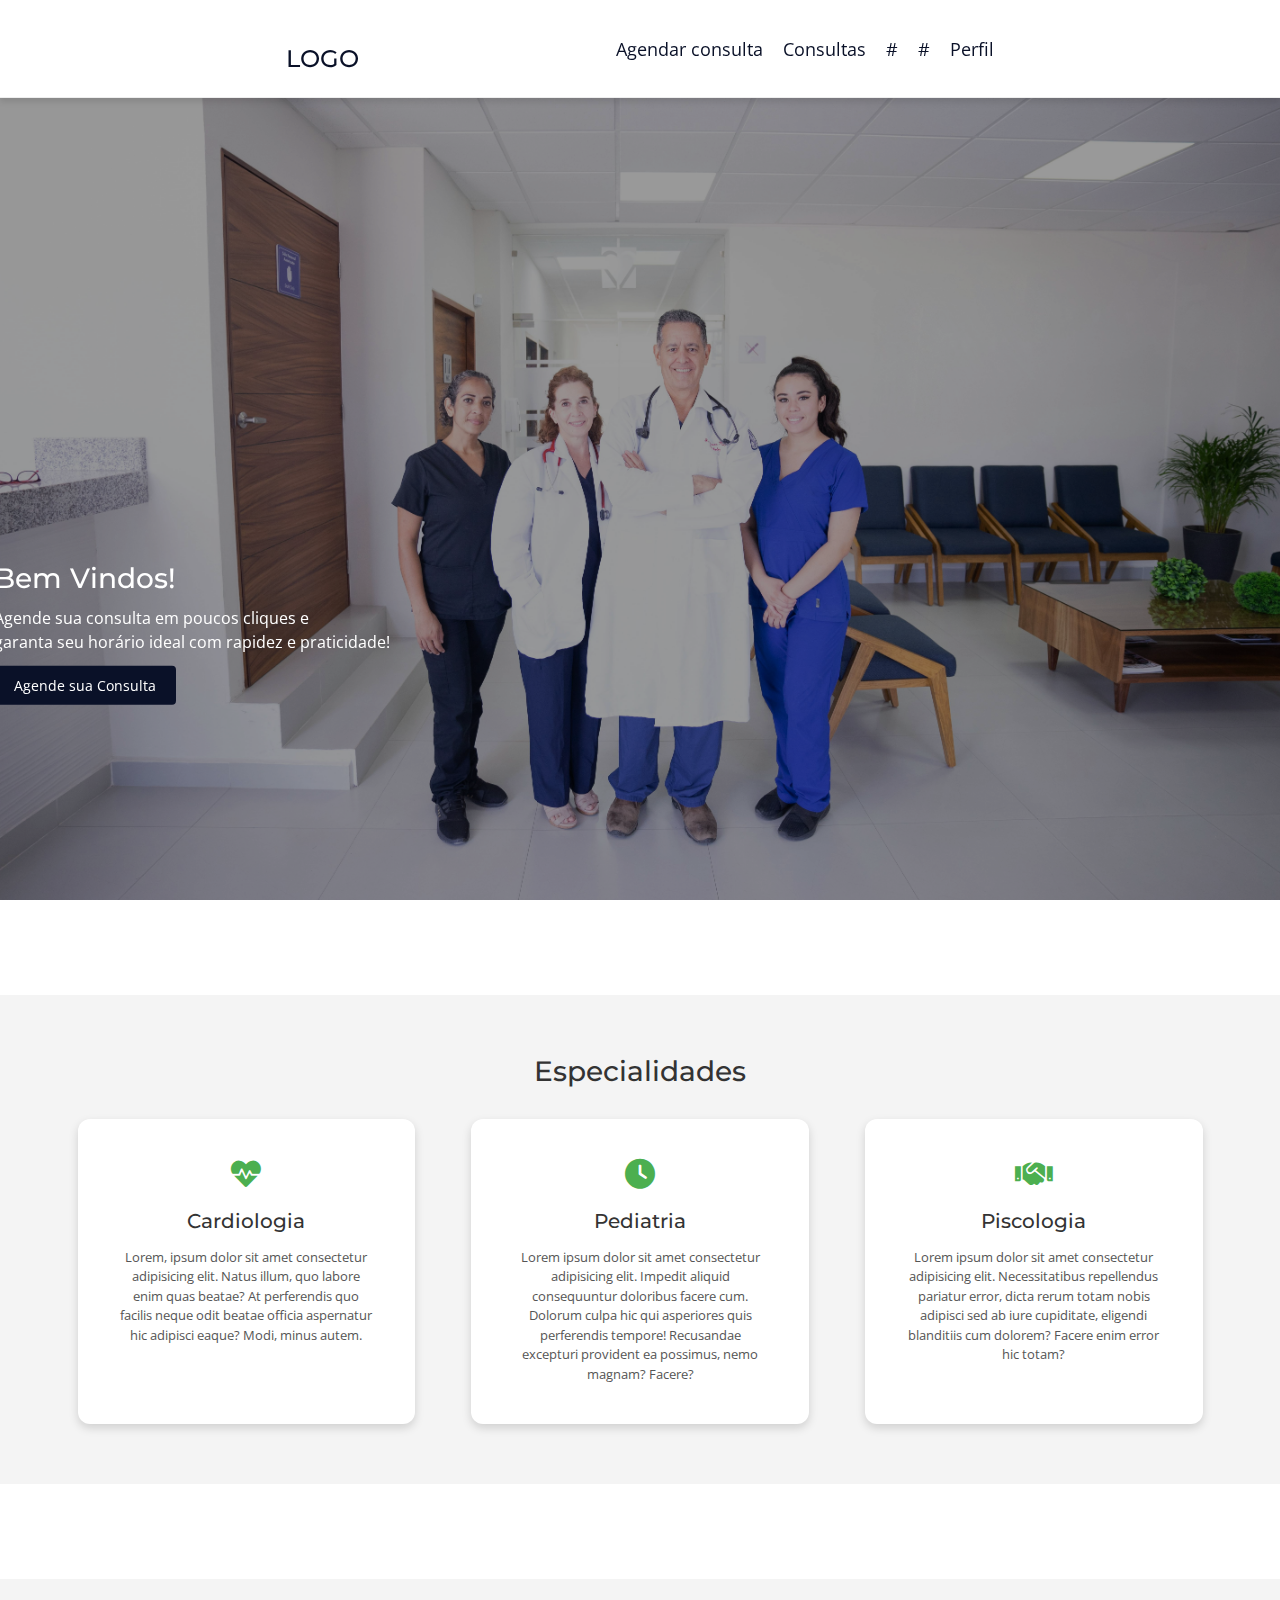
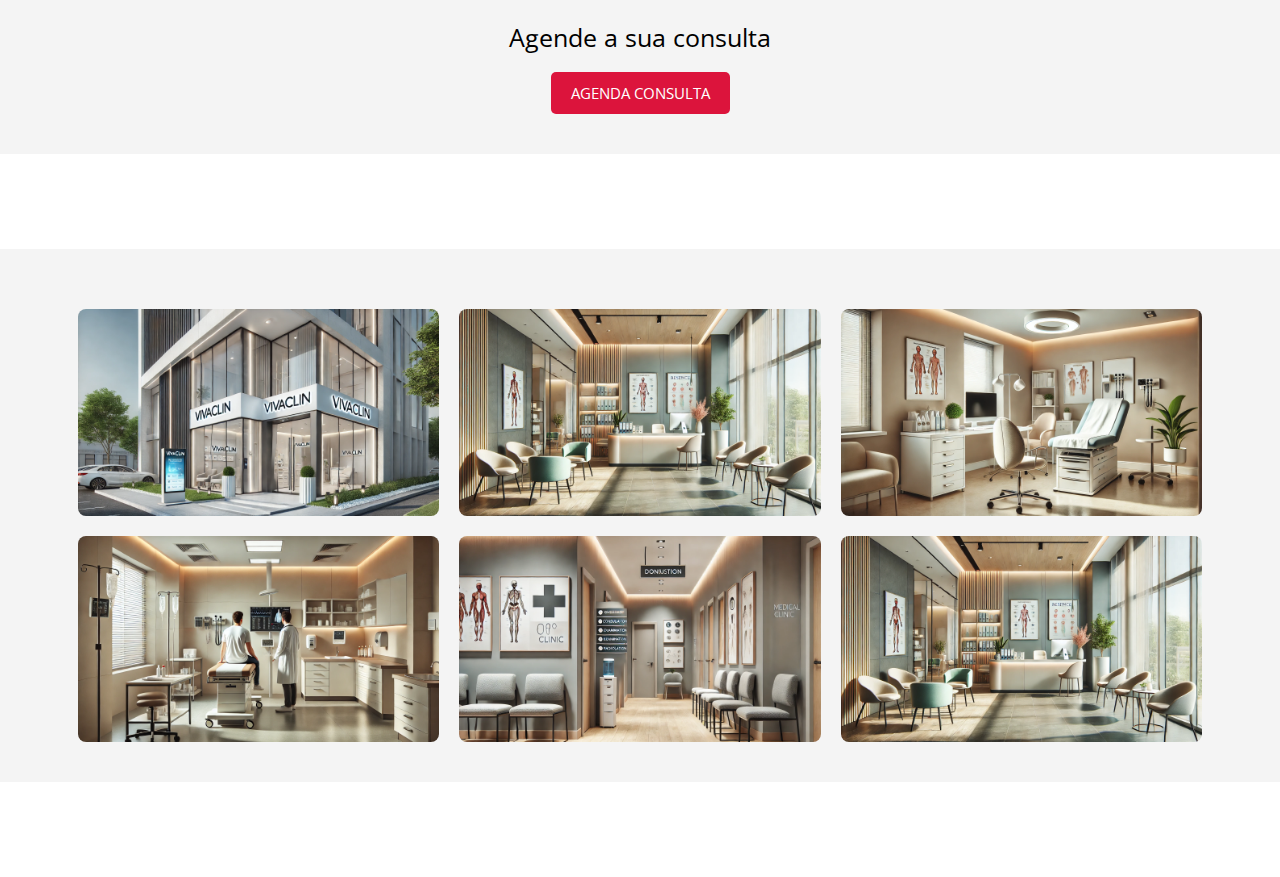
<file: html/index.html>
<!DOCTYPE html>
<html lang="pt-br">

<head>
  <meta charset="UTF-8">
  <meta http-equiv="X-UA-Compatible" content="IE=edge">
  <meta name="viewport" content="width=device-width, initial-scale=1.0">

  <link rel="preconnect" href="https://fonts.gstatic.com">
  <link
    href="https://fonts.googleapis.com/css2?family=Montserrat:wght@900&family=Open+Sans:ital,wght@0,400;0,700;1,400&display=swap"
    rel="stylesheet">

  <link rel="stylesheet" href="https://cdnjs.cloudflare.com/ajax/libs/font-awesome/6.0.0-beta3/css/all.min.css">

  <link href="https://cdn.jsdelivr.net/npm/bootstrap@5.3.3/dist/css/bootstrap.min.css" rel="stylesheet"
    integrity="sha384-QWTKZyjpPEjISv5WaRU9OFeRpok6YctnYmDr5pNlyT2bRjXh0JMhjY6hW+ALEwIH" crossorigin="anonymous">

  <link rel="stylesheet" href="../src/css/style.css">
  <link rel="stylesheet" href="../src/css/responsividade.css">
  <script src="../src/Js/app.js"></script>

  <title>VivaClin</title>
</head>

<body class="main-bg">
  <aside class="menu white-bg">
    <div class="main-content menu-content">
      <h1>
        <a href="#">LOGO</a>
      </h1>
      <div class="menu-toggle" onclick="toggleMenu()">&#9776;</div>
      <nav class="menu-nav">
        <ul>
          <li><a href="#">Agendar consulta</a></li>
          <li><a href="#">Consultas</a></li>
          <li><a href="#">#</a></li>
          <li><a href="#">#</a></li>
          <!-- Menu Dropdown Perfil -->
          <li class="dropdown">
            <a href="#" class="dropbtn">Perfil</a>
            <div class="dropdown-content">
              <a href="../html/loginPaciente.html">Área Paciente</a>
              <a href="../html/login.html">Área Médico</a>
            </div>
          </li>
        </ul>
      </nav>
    </div>
  </aside>


  <!-- carrousel -->
  <section>
    <div class="carrosel">
      <div id="carouselExampleSlidesOnly" class="carousel slide" data-bs-ride="carousel">
        <div class="carousel-inner">
          <div class="carousel-item active">
            <img src="../src/img/equipe.jpg" class="d-block w-100" alt="...">
          </div>
          <div class="carousel-item">
            <img src="../src/img/consulta.jpg" class="d-block w-100" alt="...">
          </div>
          <div class="carousel-item">
            <img src="../src/img/pediatria.jpg" class="d-block w-100" alt="...">
          </div>
        </div>
      </div>
      <div class="intro-text-content">
        <h2>Bem Vindos!</h2>
        <p>Agende sua consulta em poucos cliques e<br>garanta seu horário ideal com rapidez e praticidade!</p>
        <a href="#simulacao" class="btn-primary">Agende sua Consulta</a>
      </div>
    </div>
  </section>
<!-- carrousel -->

  <div class="menu-spacing"></div>


  <section id="description" class="description">
    <div class="container">
      <h2>Especialidades</h2>

      <div class="benefits">
        <div class="benefit-item">
          <i class="fa-solid fa-heart-pulse icon"></i>
          <h3>Cardiologia</h3>
          <p>Lorem, ipsum dolor sit amet consectetur adipisicing elit. Natus illum, quo labore enim quas beatae? At
            perferendis quo facilis neque odit beatae officia aspernatur hic adipisci eaque? Modi, minus autem.</p>
        </div>
        <div class="benefit-item">
          <i class="fas fa-clock icon"></i>
          <h3>Pediatria</h3>
          <p>Lorem ipsum dolor sit amet consectetur adipisicing elit. Impedit aliquid consequuntur doloribus facere cum.
            Dolorum culpa hic qui asperiores quis perferendis tempore! Recusandae excepturi provident ea possimus, nemo
            magnam? Facere?</p>
        </div>
        <div class="benefit-item">
          <i class="fas fa-handshake icon"></i>
          <h3>Piscologia</h3>
          <p>Lorem ipsum dolor sit amet consectetur adipisicing elit. Necessitatibus repellendus pariatur error, dicta
            rerum totam nobis adipisci sed ab iure cupiditate, eligendi blanditiis cum dolorem? Facere enim error hic
            totam?</p>
        </div>
      </div>
    </div>
  </section>

  <div class="menu-spacing"></div>


  <div class="consulta-container">
    <p>Agende a sua consulta</p>
    <button>AGENDA CONSULTA</button>
  </div>

  <div class="menu-spacing"></div>


  <section class="gallery">
    <div class="container">
      <div class="gallery-item">
        <img src="../src/img/fachada.webp" alt="Imagem 1" class="gallery-image">
      </div>
      <div class="gallery-item">
        <img src="../src/img/recepcao.webp" alt="Imagem 2" class="gallery-image">
      </div>
      <div class="gallery-item">
        <img src="../src/img/Consultorio.webp" alt="Imagem 3" class="gallery-image">
      </div>
      <div class="gallery-item">
        <img src="../src/img/Exames.webp" alt="Imagem 4" class="gallery-image">
      </div>
      <div class="gallery-item">
        <img src="../src/img/corredor.webp" alt="Imagem 5" class="gallery-image">
      </div>
      <div class="gallery-item">
        <img src="../src/img/recepcao.webp" alt="Imagem 6" class="gallery-image">
      </div>
    </div>
  </section>

  <div class="menu-spacing"></div>


  <script src="https://cdn.jsdelivr.net/npm/bootstrap@5.3.3/dist/js/bootstrap.bundle.min.js"
    integrity="sha384-YvpcrYf0tY3lHB60NNkmXc5s9fDVZLESaAA55NDzOxhy9GkcIdslK1eN7N6jIeHz"
    crossorigin="anonymous"></script>


</body>

</html>
</file>
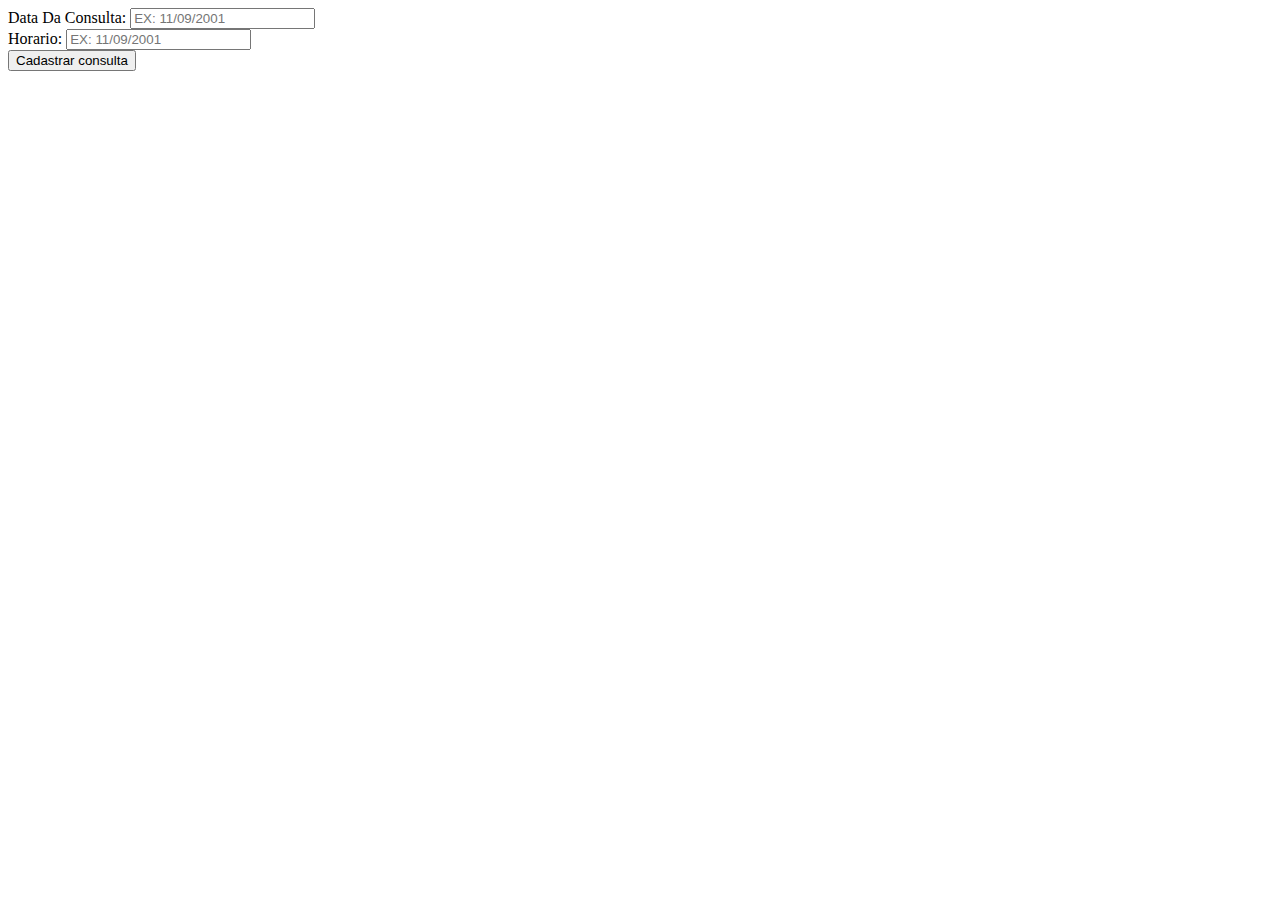
<file: html/cadDisponibilidadeConsul.html>
<!DOCTYPE html>
<html lang="pt-br">
<head>
    <meta charset="UTF-8">
    <meta name="viewport" content="width=device-width, initial-scale=1.0">
    <title>VivaClin</title>
</head>
<body>
    <form action="..\src\backEnd\areaMedico\cadDisponibilidadeConsul.php" method="post">

        <label for="dataConsulta">Data Da Consulta: </label>
        <input type="text" name="dataConsulta" placeholder="EX: 11/09/2001">

        <br>

        <label for="horaConsulta">Horario: </label>
        <input type="text" name="horaConsulta" placeholder="EX: 11/09/2001">

        <br>

        <button type="submit">Cadastrar consulta</button>
    </form>
</body>
</html>
</file>
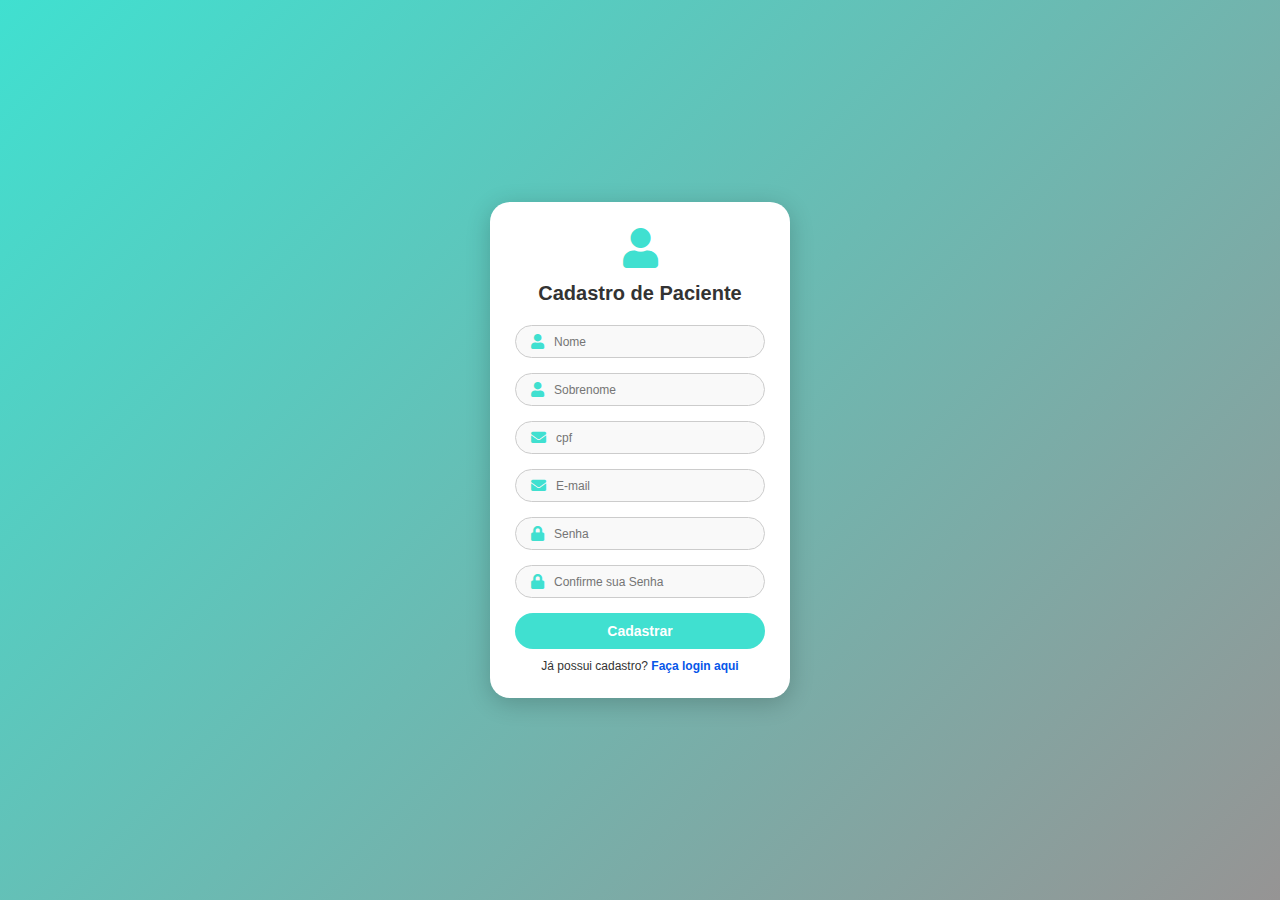
<file: html/formCadastrarCliente.html>
<!DOCTYPE html>
<html lang="pt-br">
<head>
    <meta charset="UTF-8">
    <meta name="viewport" content="width=device-width, initial-scale=1.0">

    <!-- Font Awesome para Ícones -->
    <link rel="stylesheet" href="https://cdnjs.cloudflare.com/ajax/libs/font-awesome/5.15.4/css/all.min.css">

    <link rel="stylesheet" href="../src/css/CadastroCliente.css">

    <title>VivaClin - Cadastro Paciente</title>
</head>
<body>
    <div class="container-login paciente">
        <div class="form-header">
            <div class="icon">
                <i class="fas fa-user"></i>
            </div>
            <h2>Cadastro de Paciente</h2>
        </div>
        <form action="../src/backEnd/areaCliente/formCadastrarCliente.php" method="post">
            <div class="input-group">
                <i class="fas fa-user"></i>
                <input type="text" name="nome" placeholder="Nome" required>
            </div>
            <div class="input-group">
                <i class="fas fa-user"></i>
                <input type="text" name="sobrenome" placeholder="Sobrenome" required>
            </div>
            <div class="input-group">
                <i class="fas fa-envelope"></i>
                <input type="text" name="cpf" placeholder="cpf" required>
            </div>
            <div class="input-group">
                <i class="fas fa-envelope"></i>
                <input type="email" name="email" placeholder="E-mail" required>
            </div>
            <div class="input-group">
                <i class="fas fa-lock"></i>
                <input type="password" name="senha" placeholder="Senha" required>
            </div>
            <div class="input-group">
                <i class="fas fa-lock"></i>
                <input type="password" name="confirSenha" placeholder="Confirme sua Senha" required>
            </div>
            <button type="submit" class="submit-btn">Cadastrar</button>
            <p class="registration-link">
                Já possui cadastro? <a href="../html/loginPaciente.html">Faça login aqui</a>
            </p>
        </form>
    </div>
</body>
</html>
</file>
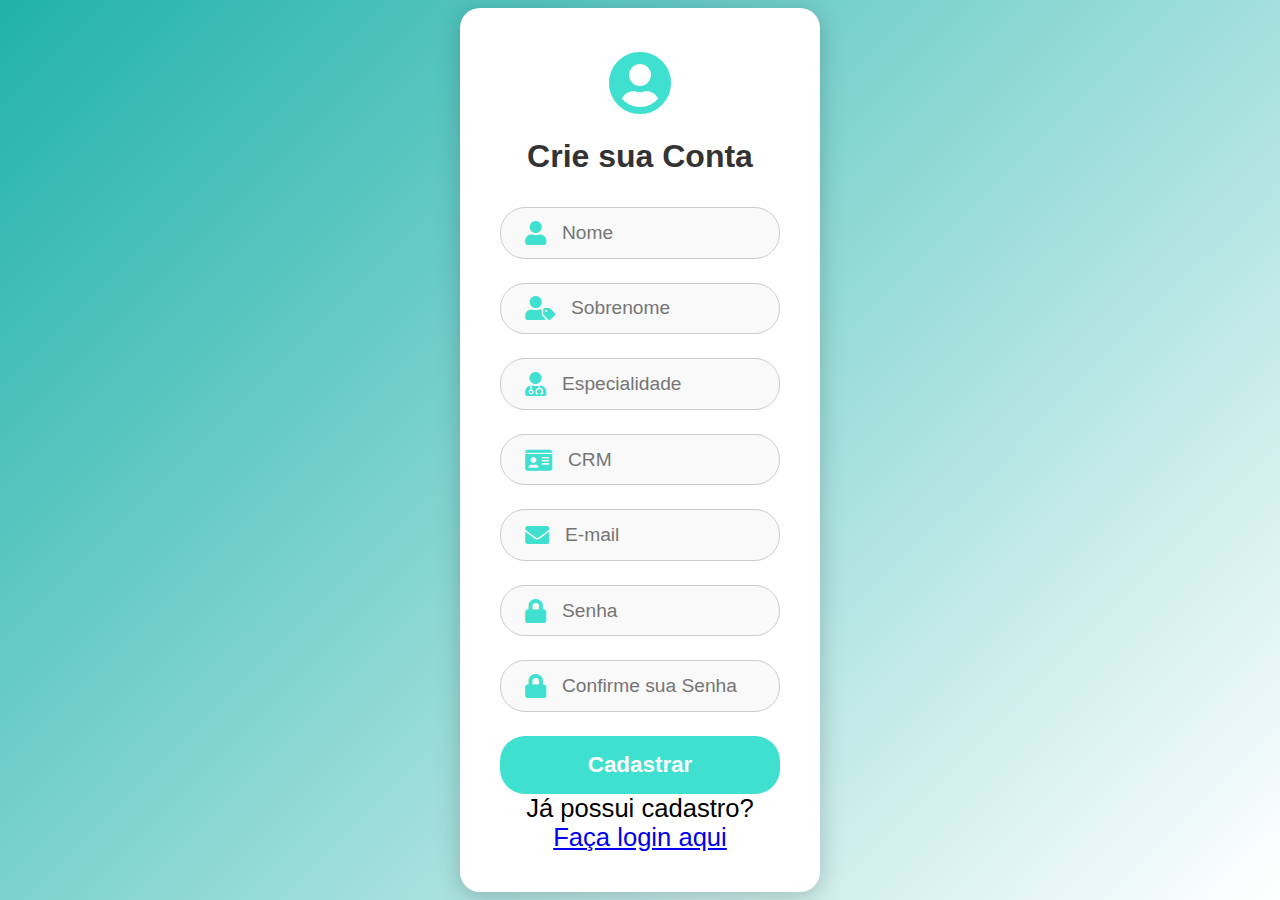
<file: html/formCadastrarMed.html>
<!DOCTYPE html>
<html lang="pt-br">

<head>
    <meta charset="UTF-8">
    <meta name="viewport" content="width=device-width, initial-scale=1.0">

    <!-- Font Awesome para Ícones -->
    <link rel="stylesheet" href="https://cdnjs.cloudflare.com/ajax/libs/font-awesome/5.15.4/css/all.min.css">

    <link rel="stylesheet" href="../src/css/CadastroMedico.css">

    <title>VivaClin - Cadastro Médico</title>
</head>

<body>
    <div class="container-login">
        <div class="form-header">
            <div class="icon">
                <i class="fas fa-user-circle"></i>
            </div>
            <h2>Crie sua Conta</h2>
        </div>
        <form action="/rota.php?formCadastrarMed" method="post">
            <div class="input-group">
                <i class="fas fa-user"></i>
                <input type="text" name="nome" placeholder="Nome">
            </div>
            <div class="input-group">
                <i class="fas fa-user-tag"></i>
                <input type="text" name="sobrenome" placeholder="Sobrenome">
            </div>
            <div class="input-group">
                <i class="fas fa-user-md"></i>
                <input type="text" name="especialidade" placeholder="Especialidade">
            </div>
            <div class="input-group">
                <i class="fas fa-id-card"></i>
                <input type="text" name="crm" placeholder="CRM">
            </div>
            <div class="input-group">
                <i class="fas fa-envelope"></i>
                <input type="email" name="email" placeholder="E-mail" required>
            </div>
            <div class="input-group">
                <i class="fas fa-lock"></i>
                <input type="password" name="senha" placeholder="Senha" required>
            </div>
            <div class="input-group">
                <i class="fas fa-lock"></i>
                <input type="password" name="confirSenha" placeholder="Confirme sua Senha" required>
            </div>
            <button type="submit" class="submit-btn">Cadastrar</button>
            <p class="registration-link">
                Já possui cadastro? <a href="../html/login.html">Faça login aqui</a>
            </p>
        </form>
    </div>
</body>

</html>
</file>
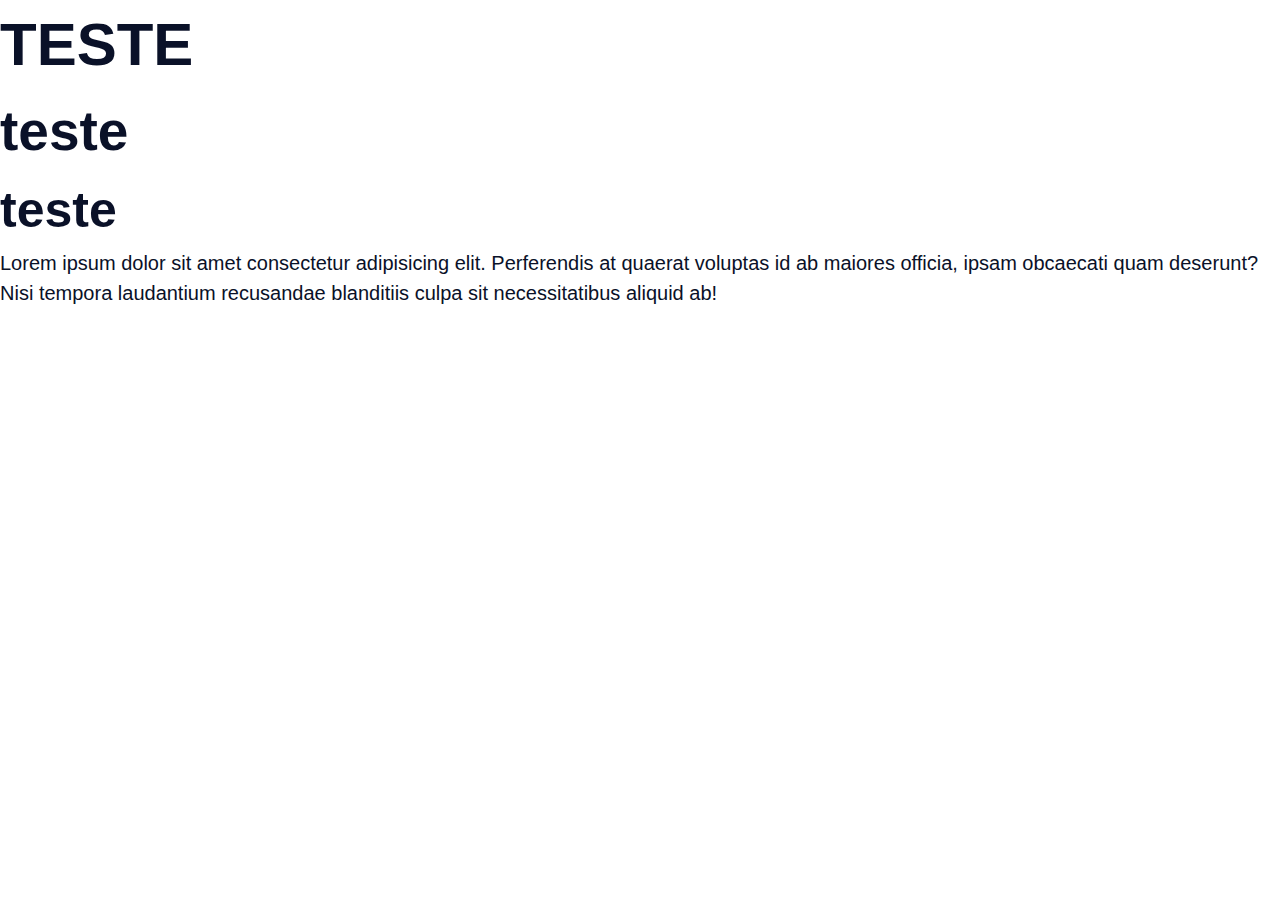
<file: html/idex.html>
<!DOCTYPE html>
<html lang="pt-br">

<head>
    <meta charset="UTF-8">
    <meta http-equiv="X-UA-Compatible" content="IE=edge">
    <meta name="viewport" content="width=device-width, initial-scale=1.0">
    <link rel="stylesheet" href="../src/css/style.css">

    <title>VivaClin</title>
</head>

<body>
    <header class="header">

    </header>
    <h1>Teste</h1>
    <h2>teste</h2>
    <h3>teste</h3>
    <h4></h4>
    <p>Lorem ipsum dolor sit amet consectetur adipisicing elit. Perferendis at quaerat voluptas id ab maiores officia,
        ipsam obcaecati quam deserunt? Nisi tempora laudantium recusandae blanditiis culpa sit necessitatibus aliquid
        ab!</p>

</body>

</html>
</file>
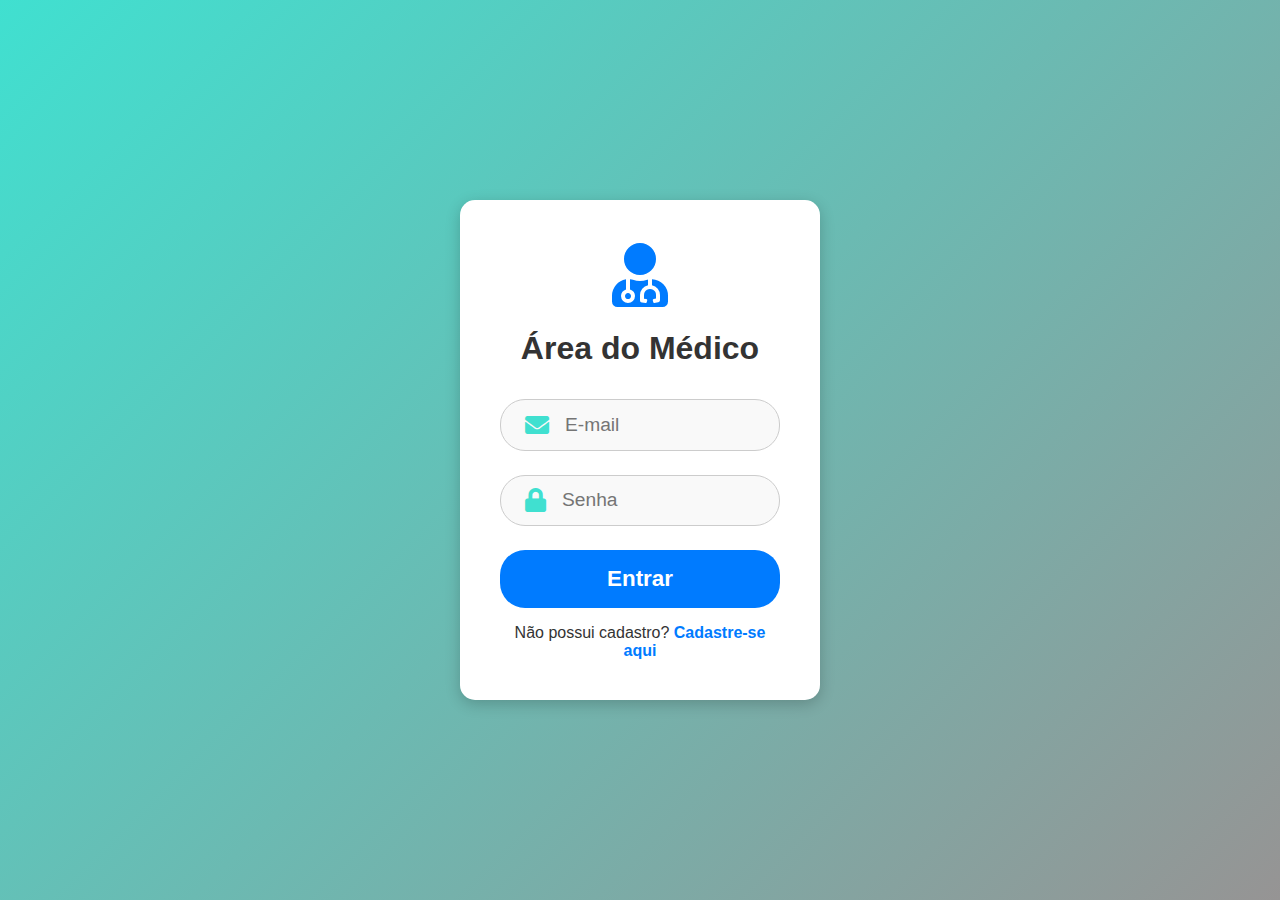
<file: html/login.html>
<!DOCTYPE html>
<html lang="pt-br">

<head>
    <meta charset="UTF-8">
    <meta name="viewport" content="width=device-width, initial-scale=1.0">

    <!-- Font Awesome para Ícones -->
    <link rel="stylesheet" href="https://cdnjs.cloudflare.com/ajax/libs/font-awesome/5.15.4/css/all.min.css">

    <link rel="stylesheet" href="../src/css/login.css">

    <title>VivaClin - Login</title>
</head>

<body>
    <div class="main-container">
          <!-- Área do Médico -->
          <div class="container-login medico">
            <div class="form-header">
                <div class="icon">
                    <i class="fas fa-user-md"></i>
                </div>
                <h2>Área do Médico</h2>
            </div>
            <form action="../src/backEnd/areaMedico/autenticarMed.php" method="post">
                <div class="input-group">
                    <i class="fas fa-envelope"></i>
                    <input type="email" name="email" placeholder="E-mail" required>
                </div>
                <div class="input-group">
                    <i class="fas fa-lock"></i>
                    <input type="password" name="senha" placeholder="Senha" required>
                </div>
                <button type="submit" class="submit-btn">Entrar</button>
                <p class="registration-link">
                    Não possui cadastro? <a href="../html/formCadastrarMed.html">Cadastre-se aqui</a>
                </p>
            </form>
        </div>
        </div>
    </div>
</body>

</html>
</file>
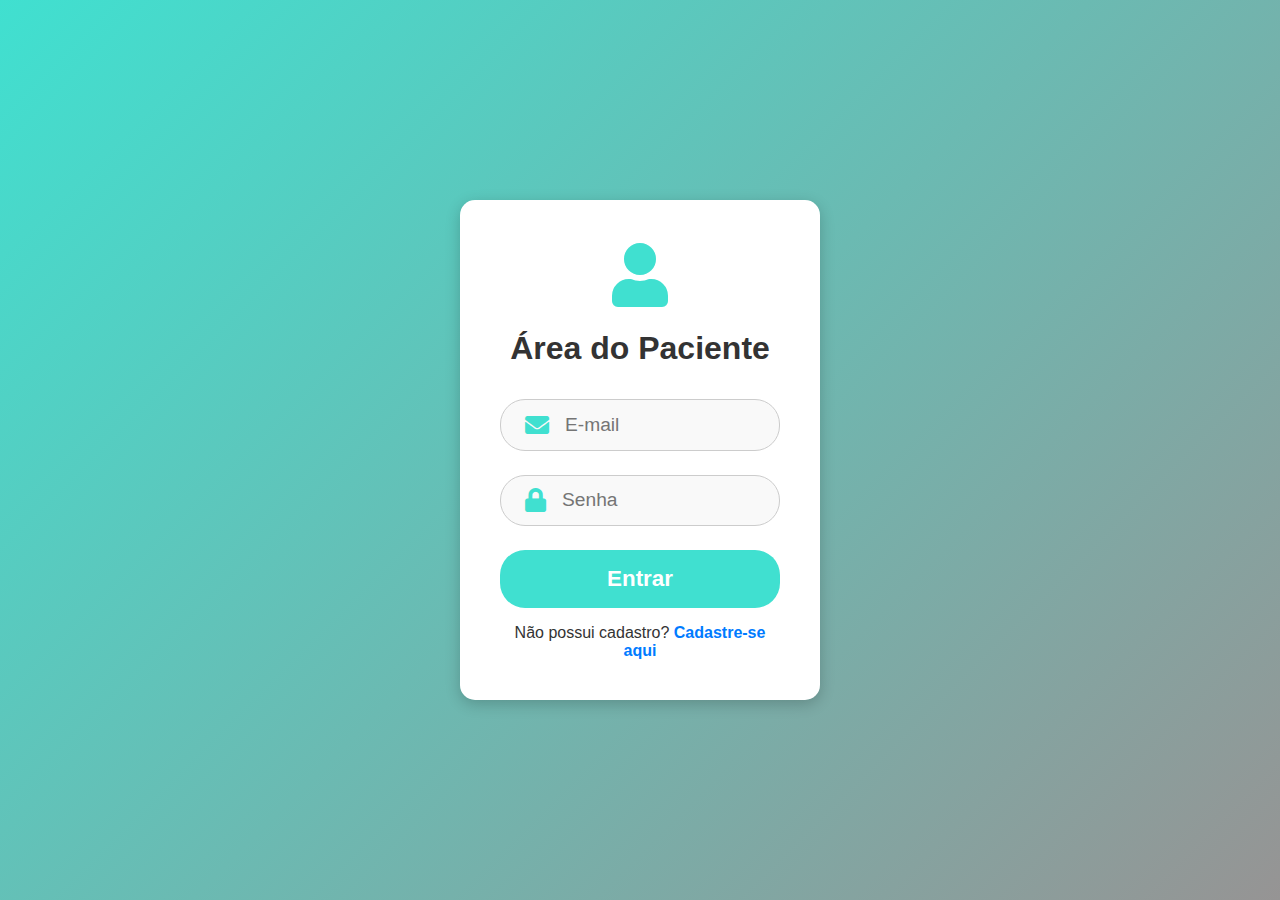
<file: html/loginPaciente.html>
<!DOCTYPE html>
<html lang="pt-br">

<head>
    <meta charset="UTF-8">
    <meta name="viewport" content="width=device-width, initial-scale=1.0">

    <!-- Font Awesome para Ícones -->
    <link rel="stylesheet" href="https://cdnjs.cloudflare.com/ajax/libs/font-awesome/5.15.4/css/all.min.css">

    <link rel="stylesheet" href="../src/css/login.css">

    <title>VivaClin - Login</title>
</head>

<body>
    <div class="main-container">
        <!-- Área do Paciente -->
        <div class="container-login paciente">
            <div class="form-header">
                <div class="icon">
                    <i class="fas fa-user"></i>
                </div>
                <h2>Área do Paciente</h2>
            </div>
            <form action="../src/backEnd/areaCliente/autenticarCliente.php" method="post">
                <div class="input-group">
                    <i class="fas fa-envelope"></i>
                    <input type="email" name="email" placeholder="E-mail" required>
                </div>
                <div class="input-group">
                    <i class="fas fa-lock"></i>
                    <input type="password" name="senha" placeholder="Senha" required>
                </div>
                <button type="submit" class="submit-btn">Entrar</button>
                <p class="registration-link">
                    Não possui cadastro? <a href="../html/formCadastrarCliente.html">Cadastre-se aqui</a>
                </p>
            </form>
        </div>

      
    </div>
</body>

</html>
</file>
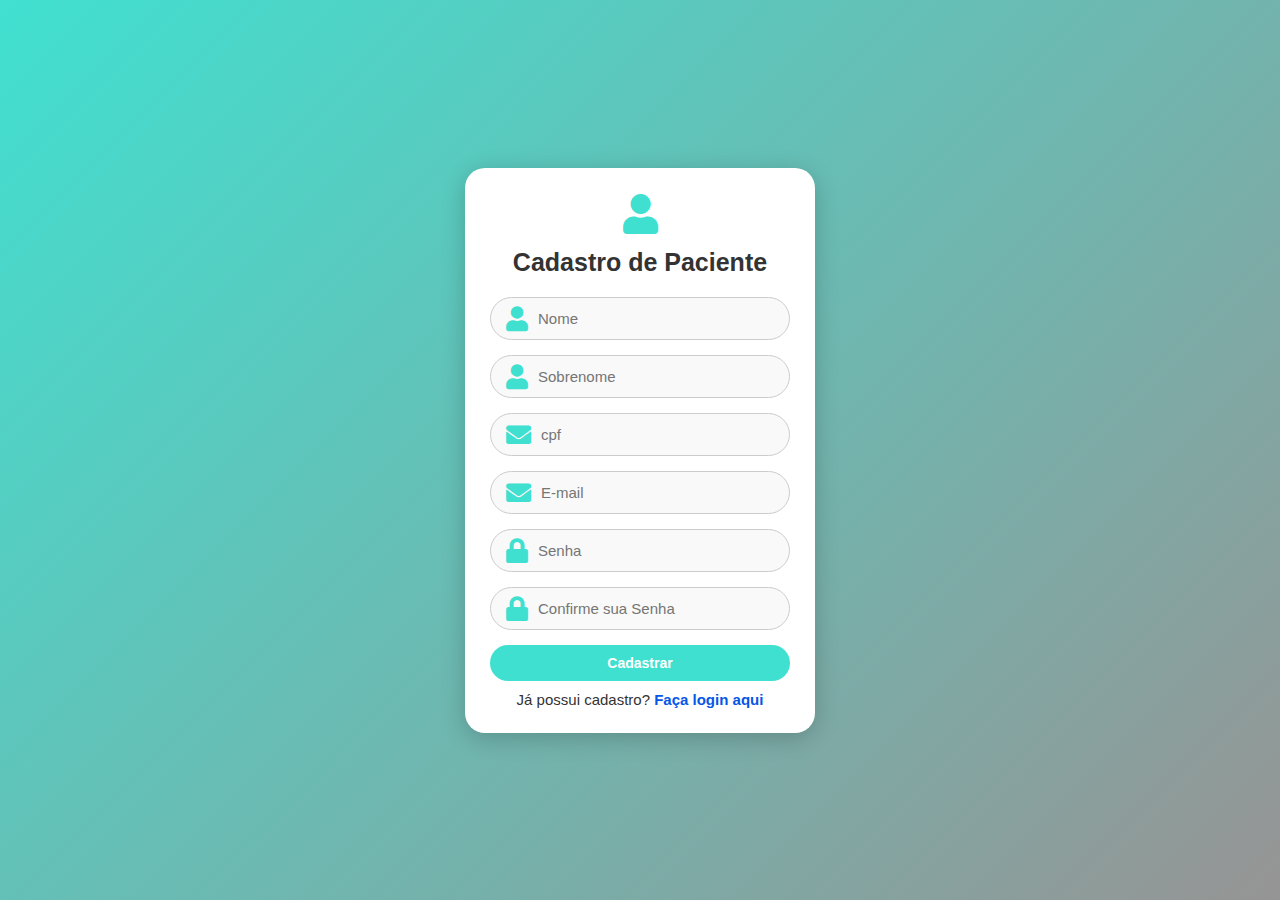
<file: views/formCadastrarCliente.html>
<!DOCTYPE html>
<html lang="pt-br">
<head>
    <meta charset="UTF-8">
    <meta name="viewport" content="width=device-width, initial-scale=1.0">

    <!-- Font Awesome para Ícones -->
    <link rel="stylesheet" href="https://cdnjs.cloudflare.com/ajax/libs/font-awesome/5.15.4/css/all.min.css">

    <link rel="stylesheet" href="../public/css/CadastroCliente.css">
    <link rel="stylesheet" href="../public/css/responsividade.css"><!--  Arquivo de responsividade -->
    <link rel="shortcut icon" href="../public/img/logo1.webp" type="image/x-icon">


    <title>VivaClin - Cadastro Paciente</title>
</head>
<body>
    <div class="container-login paciente">
        <div class="form-header">
            <div class="icon">
                <i class="fas fa-user"></i>
            </div>
            <h2>Cadastro de Paciente</h2>
        </div>
        <form action="../src/rota.php?acao=formCadastrarCliente" method="post">
            <div class="input-group">
                <i class="fas fa-user"></i>
                <input type="text" name="nome" placeholder="Nome" required>
            </div>
            <div class="input-group">
                <i class="fas fa-user"></i>
                <input type="text" name="sobrenome" placeholder="Sobrenome" required>
            </div>
            <div class="input-group">
                <i class="fas fa-envelope"></i>
                <input type="text" name="cpf" placeholder="cpf" required>
            </div>
            <div class="input-group">
                <i class="fas fa-envelope"></i>
                <input type="email" name="email" placeholder="E-mail" required>
            </div>
            <div class="input-group">
                <i class="fas fa-lock"></i>
                <input type="password" name="senha" placeholder="Senha" required>
            </div>
            <div class="input-group">
                <i class="fas fa-lock"></i>
                <input type="password" name="confirSenha" placeholder="Confirme sua Senha" required>
            </div>
            <button type="submit" class="submit-btn">Cadastrar</button>
            <p class="registration-link">
                Já possui cadastro? <a href="../views/loginPaciente.html">Faça login aqui</a>
            </p>
        </form>
    </div>
</body>
</html>
</file>
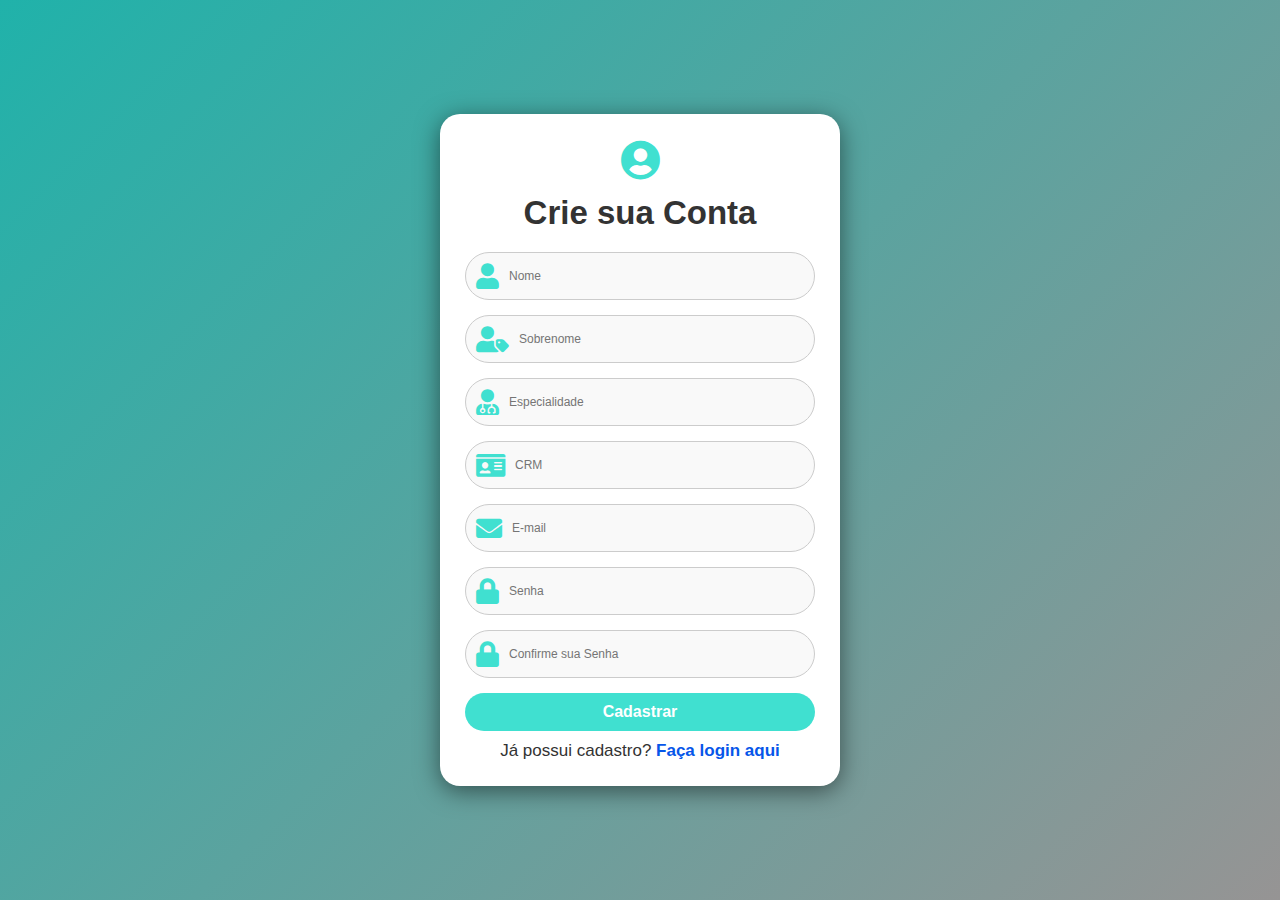
<file: views/formCadastrarMed.html>
<!DOCTYPE html>
<html lang="pt-br">

<head>
    <meta charset="UTF-8">
    <meta name="viewport" content="width=device-width, initial-scale=1.0">

    <!-- Font Awesome para Ícones -->
    <link rel="stylesheet" href="https://cdnjs.cloudflare.com/ajax/libs/font-awesome/5.15.4/css/all.min.css">

    <link rel="stylesheet" href="../public/css/CadastroMedico.css">
    <link rel="stylesheet" href="../public/css/responsividade.css"><!--  Arquivo de responsividade -->
    <link rel="shortcut icon" href="../public/img/logo1.webp" type="image/x-icon">

    <title>VivaClin - Cadastro Médico</title>
</head>

<body>
    <div class="container-login">
        <div class="form-header">
            <div class="icon">
                <i class="fas fa-user-circle"></i>
            </div>
            <h2>Crie sua Conta</h2>
        </div>
        <form action="../src/rota.php?acao=formCadastrarMed" method="post">
            <div class="input-group">
                <i class="fas fa-user"></i>
                <input type="text" name="nome" placeholder="Nome">
            </div>
            <div class="input-group">
                <i class="fas fa-user-tag"></i>
                <input type="text" name="sobrenome" placeholder="Sobrenome">
            </div>
            <div class="input-group">
                <i class="fas fa-user-md"></i>
                <input type="text" name="especialidade" placeholder="Especialidade">
            </div>
            <div class="input-group">
                <i class="fas fa-id-card"></i>
                <input type="text" name="crm" placeholder="CRM">
            </div>
            <div class="input-group">
                <i class="fas fa-envelope"></i>
                <input type="email" name="email" placeholder="E-mail" required>
            </div>
            <div class="input-group">
                <i class="fas fa-lock"></i>
                <input type="password" name="senha" placeholder="Senha" required>
            </div>
            <div class="input-group">
                <i class="fas fa-lock"></i>
                <input type="password" name="confirSenha" placeholder="Confirme sua Senha" required>
            </div>
            <button type="submit" class="submit-btn">Cadastrar</button>
            <p class="registration-link">
                Já possui cadastro? <a href="../views/login.html">Faça login aqui</a>
            </p>
        </form>
    </div>
</body>

</html>
</file>
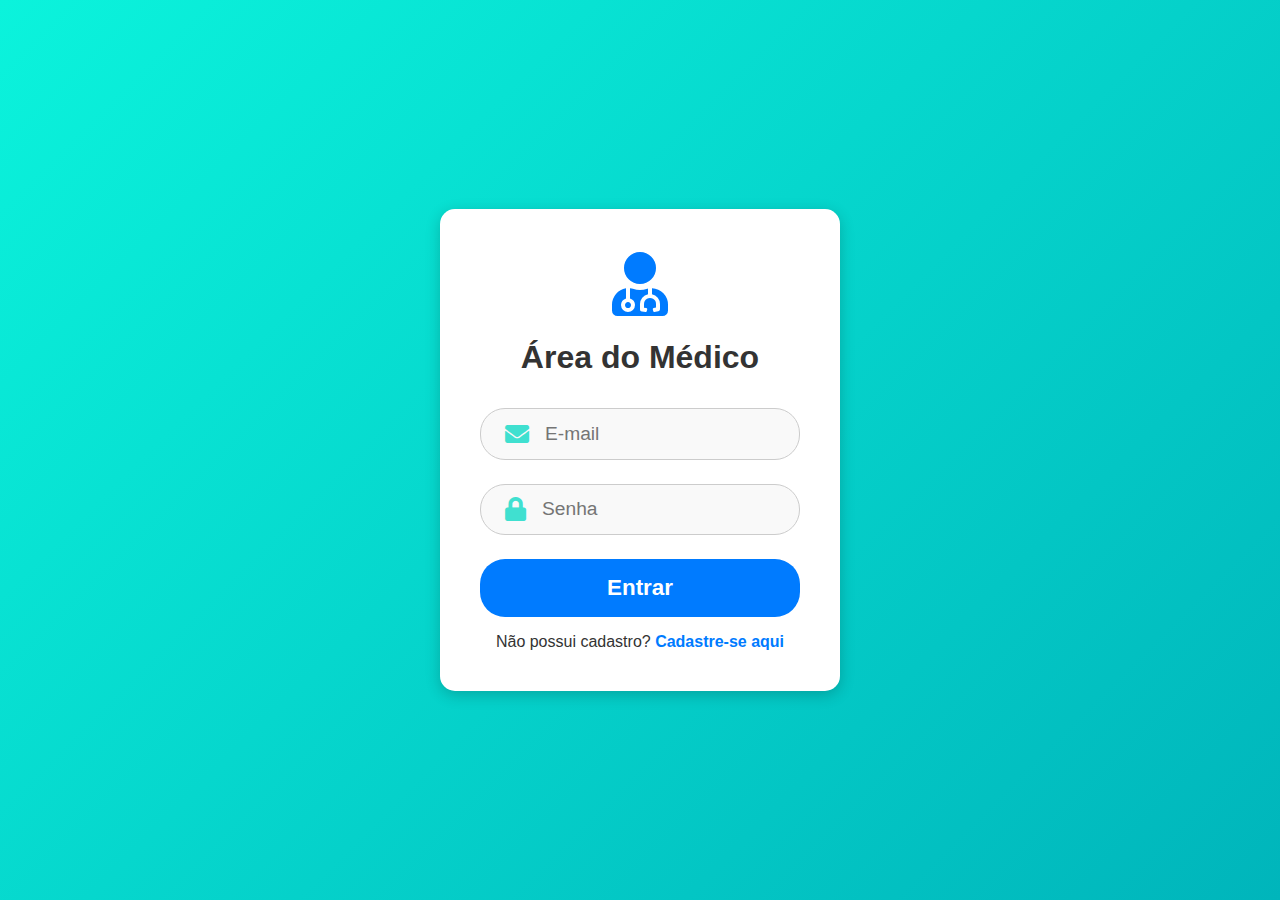
<file: views/login.html>
<!DOCTYPE html>
<html lang="pt-br">

<head>
    <meta charset="UTF-8">
    <meta name="viewport" content="width=device-width, initial-scale=1.0">

    <!-- Font Awesome para Ícones -->
    <link rel="stylesheet" href="https://cdnjs.cloudflare.com/ajax/libs/font-awesome/5.15.4/css/all.min.css">

    <link rel="stylesheet" href="../public/css/login.css">
    <link rel="shortcut icon" href="../public/img/logo1.webp" type="image/x-icon">

    <title>VivaClin - Login</title>
</head>

<body>
    <div class="main-container">
          <!-- Área do Médico -->
          <div class="container-login medico">
            <div class="form-header">
                <div class="icon">
                    <i class="fas fa-user-md"></i>
                </div>
                <h2>Área do Médico</h2>
            </div>
            <form action="../src/areaMedico/autenticarMed.php" method="post">
                <div class="input-group">
                    <i class="fas fa-envelope"></i>
                    <input type="email" name="email" placeholder="E-mail" required>
                </div>
                <div class="input-group">
                    <i class="fas fa-lock"></i>
                    <input type="password" name="senha" placeholder="Senha" required>
                </div>
                <button type="submit" class="submit-btn">Entrar</button>
                <p class="registration-link">
                    Não possui cadastro? <a href="../views/formCadastrarMed.html">Cadastre-se aqui</a>
                </p>
            </form>
        </div>
        </div>
    </div>
</body>

</html>
</file>
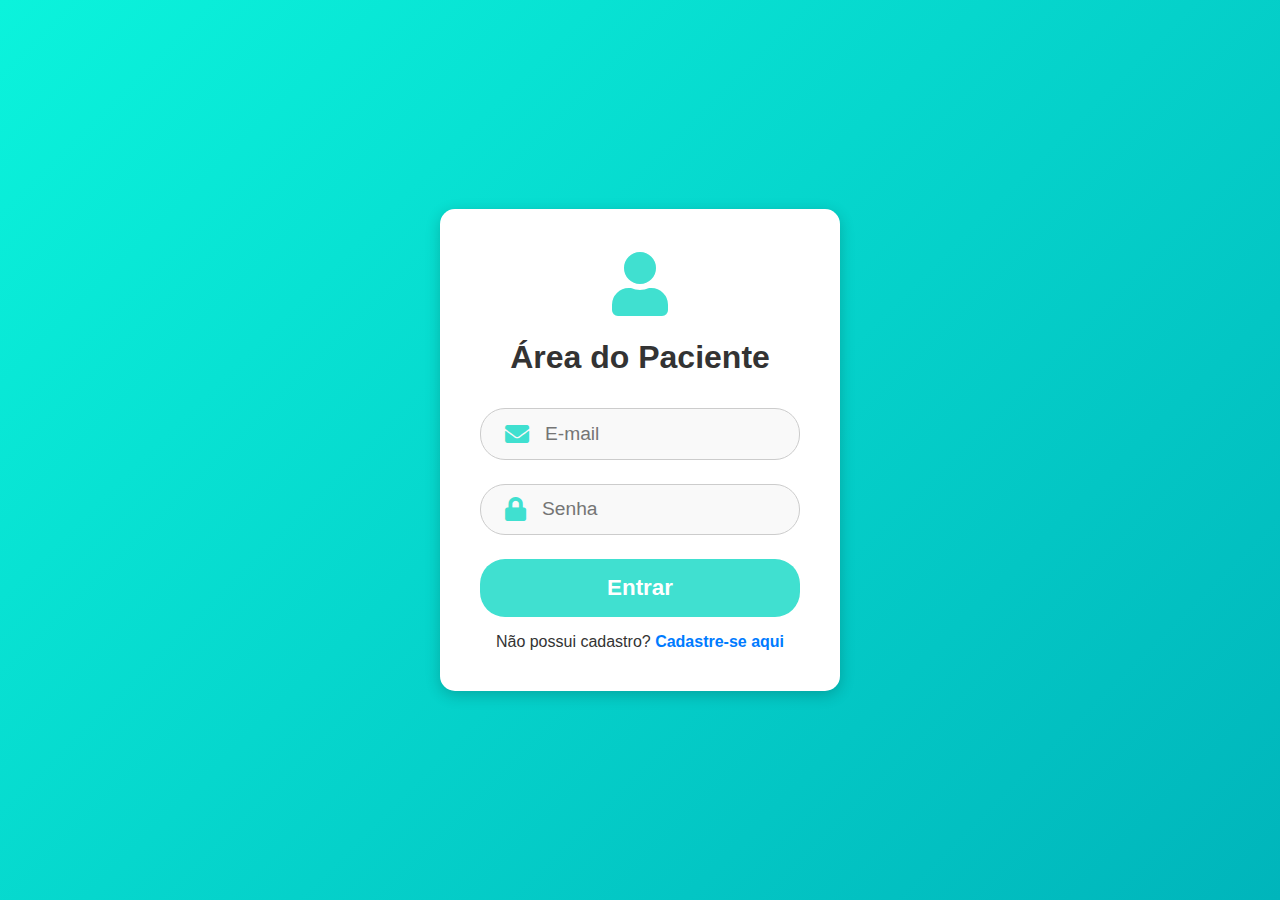
<file: views/loginPaciente.html>
<!DOCTYPE html>
<html lang="pt-br">

<head>
    <meta charset="UTF-8">
    <meta name="viewport" content="width=device-width, initial-scale=1.0">

    <!-- Font Awesome para Ícones -->
    <link rel="stylesheet" href="https://cdnjs.cloudflare.com/ajax/libs/font-awesome/5.15.4/css/all.min.css">

    <link rel="stylesheet" href="../public/css/login.css">
    <link rel="shortcut icon" href="../public/img/logo1.webp" type="image/x-icon">

    <title>VivaClin - Login</title>
</head>

<body>
    <div class="main-container">
        <!-- Área do Paciente -->
        <div class="container-login paciente">
            <div class="form-header">
                <div class="icon">
                    <i class="fas fa-user"></i>
                </div>
                <h2>Área do Paciente</h2>
            </div>
            <form action="../src/areaCliente/autenticarCliente.php" method="post">
                <div class="input-group">
                    <i class="fas fa-envelope"></i>
                    <input type="email" name="email" placeholder="E-mail" required>
                </div>
                <div class="input-group">
                    <i class="fas fa-lock"></i>
                    <input type="password" name="senha" placeholder="Senha" required>
                </div>
                <button type="submit" class="submit-btn">Entrar</button>
                <p class="registration-link">
                    Não possui cadastro? <a href="../views/formCadastrarCliente.html">Cadastre-se aqui</a>
                </p>
            </form>
        </div>

      
    </div>
</body>

</html>
</file>
<file: src/css/style.css>
:root {
  --primary-color: #0A1128;
  --primary-color-claro: #1637a3;
  --white-color: #FFFFFF;
  --light-gray-color: #EEEEEE;
  --secondary-color: crimson;
  --gap: 3rem;
  --color-white-ovo: #f4f4f4;
  --color-black: #000000;
  --color-red-primary: #ff9688;
}

* {
  margin: 0;
  padding: 0;
}

/*Elementos*/
html {
  font-size: 62.5%;
}

body {
  font-family: 'Open Sans', sans-serif;
  font-size: 2rem;
  color: var(--primary-color);
  line-height: 1.5;
}


h1,
h2,
h3,
h4,
h5,
h6 {
  font-family: 'Montserrat', sans-serif;
}

h1 {
  font-size: 6rem;
  text-transform: uppercase;
}

h1 {
  font-size: 6rem;
  text-transform: uppercase;
}

h2 {
  font-size: 5.5rem;
}

h3 {
  font-size: 5rem;
}

h4 {
  font-size: 4.5rem;
}

h5 {
  font-size: 4rem;
}

h6 {
  font-size: 3.5rem;
}

a {
  text-decoration: none;
}

/*Elementos*/

/*Class*/

.main-bg {
  /* background-image: url('../img/background.svg'); */
  background-size: cover;
  background-position: center center;
  color: var(--white-color);
}

.white-bg {
  background: var(--white-color);
}

.main-content {
  max-width: 120rem;
  margin: 0 auto;
  padding: var(--gap);
}

.section {
  min-height: 100vh;
}

.menu-spacing {
  height: 95px;
}

/*Class*/
/* menu */
.menu {
  position: fixed;
  top: 0;
  left: 0;
  width: 100%;
  z-index: 1000;
  background: var(--white-color);
  border-bottom: 1px solid var(--light-gray-color);
  box-shadow: 0px 4px 6px rgba(0, 0, 0, 0.1); /* Adiciona um leve destaque */
}

.menu-content {
  display: flex;
  justify-content: space-evenly;
  align-items: center;
  max-width: 120rem;
  margin: 0 auto;
  padding: 1rem var(--gap);
}

.menu h1 a {
  font-size: 2.4rem;
  color: var(--primary-color);
}

.menu ul {
  display: flex;
  align-items: center;
  list-style: none;
  margin: 0;
}

.menu ul li {
  margin-left: 2rem;
}

.menu ul li a {
  font-size: 1.8rem;
  color: var(--primary-color);
}

.menu ul li a:hover {
  color: var(--secondary-color);
}

/* Menu Toggle */
.menu-toggle {
  display: none;
  font-size: 2.5rem;
  color: var(--primary-color);
  cursor: pointer;
}

/* DropDown Menu */
li.dropdown {
  position: relative;
}

li.dropdown .dropbtn {
  font-size: 1.8rem;
  color: var(--primary-color);
  cursor: pointer;
}

li.dropdown .dropdown-content {
  display: none;
  position: absolute;
  top: 100%;
  left: 0;
  background-color: #fff;
  min-width: 160px;
  box-shadow: 0px 8px 16px rgba(0, 0, 0, 0.2);
  z-index: 1;
}

li.dropdown:hover .dropdown-content {
  display: block;
}

li.dropdown .dropdown-content a {
  color: black;
  padding: 12px 16px;
  text-decoration: none;
  display: block;
}

li.dropdown .dropdown-content a:hover {
  background-color: #ddd;
}

/*Menu*/

/* Carrossel */
.carrosel {
  width: 100%;
  position: relative;
}

.carousel-item img {
  width: 100%;
  height: 100vh; /* Ocupa a altura da tela */
  object-fit: cover;
  display: block;
  filter: brightness(60%); /* Escurece a imagem para contraste */
}

/* Texto centralizado */
.intro-text-content {
  position: absolute;
  top: 70%;
  left: 15%;
  transform: translate(-50%, -50%); /* Centraliza o conteúdo */
  z-index: 2;
  text-align: left;
  color: #fff;
  padding: 2rem;
  /* background: rgba(0, 0, 0, 0.6); Fundo translúcido  */
  /* border-radius: 8px; */
  max-width: 80%; /* Limita a largura do texto */
}

.intro-text-content h2 {
  font-size: 2.8rem;
  margin-bottom: 1rem;
}

.intro-text-content p {
  font-size: 1.6rem;
  margin-bottom: 1.5rem;
  line-height: 1.5;
}

.btn-primary {
  background-color: var(--primary-color);
  border: none;
  padding: 1rem 2rem;
  color: #fff;
  font-size: 1.4rem;
  border-radius: 4px;
  text-decoration: none;
  transition: background-color 0.3s ease-in-out;
}

.btn-primary:hover {
  background-color: var(--secondary-color);
}






/* Descrição */
.description {
  padding: 60px 0;
  text-align: center;
  background-color: #f4f4f4;
}

.description h2 {
  font-size: 2.8rem; 
  margin-bottom: 20px;
  color: #333;
}

.description p {
  font-size: 1.4rem; 
  margin-bottom: 30px;
  color: #666;
}

.benefits {
  display: flex;
  justify-content: space-between;
  margin-top: 30px;
  gap: 20px;
}

.benefit-item {
  width: 30%;
  background-color: #fff;
  padding: 40px; 
  border-radius: 12px;
  box-shadow: 0 4px 10px rgba(0, 0, 0, 0.15);
  /* min-height: 400px; */
  display: flex;
  flex-direction: column;
  align-items: center;
  transition: transform 0.3s ease, box-shadow 0.3s ease;
}

.benefit-item:hover {
  transform: translateY(-5px);
  box-shadow: 0 6px 15px rgba(0, 0, 0, 0.2);
}

.benefit-item .icon {
  font-size: 3rem; 
  color: #4CAF50;
  margin-bottom: 20px;
}

.benefit-item h3 {
  margin-bottom: 15px;
  font-size: 2rem; 
  color: #333;
}

.benefit-item p {
  font-size: 1.3rem; 
  color: #555;
  margin-bottom: 0;
  text-align: center;
}

/* botao de consulta */

.consulta-container{
  background-color: var(--color-white-ovo) ;
  padding: 40px;
  text-align: center;
  /* color: var(--color-red-primary); */
}

.consulta-container p{
  color: var(--color-black);
  font-size: 2.5rem;
  margin-bottom: 15px;
}

.consulta-container button{
  background-color: var(--secondary-color);
  color: var(--white-color);
  padding: 10px 20px;
  border: none;
  border-radius: 5px;
  font-size: 1.5rem;
  cursor: pointer;
  transition: backgroud-color 0.3s ease;
}

.consulta-container button:hover{
  background-color: var(--primary-color);
}

/*Botão*/

/* Layout da Galeria */
.gallery {
  padding: 60px 0;
  background-color: #f4f4f4;
  padding-bottom: 40px; 

}

.gallery .container {
  display: grid;
  grid-template-columns: repeat(3, 1fr); 
  gap: 20px; 
  align-items: center;
}

.gallery-item {
  overflow: hidden;
  border-radius: 8px; 
  transition: transform 0.3s ease;
}

.gallery-item:hover {
  transform: translateY(-10px);
}

.gallery-item img {
  width: 100%;
  height: auto;
  display: block;
}
</file>
<file: src/css/responsividade.css>
/* Responsiveness */
@media screen and (max-width: 768px) {
  .menu ul {
      display: none;
      flex-direction: column;
      background-color: var(--white-color);
      position: absolute;
      top: 100%;
      right: 0;
      width: 100%;
      box-shadow: 0px 4px 6px rgba(0, 0, 0, 0.1);
  }

  .menu ul.active {
      display: flex;
  }

  .menu-toggle {
      display: block;
  }

  .menu ul li {
      margin: 0;
      padding: 1rem;
      text-align: center;
  }

  li.dropdown .dropdown-content {
      position: relative;
      top: 0;
  }
}


/*Carousel*/
/* Responsividade */
@media (max-width: 1024px) {
  .intro-text-content{
    top: 50%;
    left: 20%;
  }
  .intro-text-content h2 {
      font-size: 2.4rem;
  }
  .intro-text-content p {
      font-size: 1.4rem;
  }
  .btn-primary {
      font-size: 1.2rem;
  }
}

@media (max-width: 768px) {
  .intro-text-content{
    top: 50%;
    left: 50%;
    text-align: center;

  }
  .intro-text-content h2 {
      font-size: 2rem;
  }
  .intro-text-content p {
      font-size: 1.2rem;
  }
  .btn-primary {
      font-size: 1.1rem;
  }
}

@media (max-width: 480px) {
  .intro-text-content{
    top: 50%;
    left: 50%;
    text-align: center;
  }
  .intro-text-content {
      padding: 1rem;
  }
  .intro-text-content h2 {
      font-size: 1.8rem;
  }
  .intro-text-content p {
      font-size: 1rem;
  }
  .btn-primary {
      font-size: 1rem;
  }
}

/*Descrição*/
@media (max-width: 768px) {
  .benefits {
    flex-direction: column;
    align-items: center;
  }

  .benefit-item {
    width: 90%;
    margin-bottom: 20px;
    padding: 20px;
    min-height: auto;
  }

  .gallery .container {
    display: grid;
    grid-template-columns: 1fr;
    gap: 20px;
    align-items: center;
  }

  .gallery-item img {
    width: 100%;
    height: auto;
  }

}
</file>
<file: public/css/responsividade.css>
/* Index */
@media screen and (max-width: 768px) {
  .menu ul {
      display: none;
      flex-direction: column;
      background-color: var(--white-color);
      position: absolute;
      top: 100%;
      right: 0;
      width: 100%;
      box-shadow: 0px 4px 6px rgba(0, 0, 0, 0.1);
  }

  .menu ul.active {
      display: flex;
  }

  .menu-toggle {
      display: block;
  }

  .menu ul li {
      margin: 0;
      padding: 1rem;
      text-align: center;
  }

  li.dropdown .dropdown-content {
      position: relative;
      top: 0;
  }
}


/*Carousel*/

@media (max-width: 1024px) {
  .intro-text-content{
    top: 50%;
    left: 20%;
  }
  .intro-text-content h2 {
      font-size: 2.4rem;
  }
  .intro-text-content p {
      font-size: 1.4rem;
  }
  .btn-primary {
      font-size: 1.2rem;
  }
}

@media (max-width: 768px) {
  .intro-text-content{
    top: 50%;
    left: 50%;
    text-align: center;

  }
  .intro-text-content h2 {
      font-size: 2rem;
  }
  .intro-text-content p {
      font-size: 1.2rem;
  }
  .btn-primary {
      font-size: 1.1rem;
  }
}

@media (max-width: 480px) {
  .intro-text-content{
    top: 50%;
    left: 50%;
    text-align: center;
  }
  .intro-text-content {
      padding: 1rem;
  }
  .intro-text-content h2 {
      font-size: 1.8rem;
  }
  .intro-text-content p {
      font-size: 1rem;
  }
  .btn-primary {
      font-size: 1rem;
  }
}

/*Descrição*/
@media (max-width: 768px) {
  .benefits {
    flex-direction: column;
    align-items: center;
  }

  .benefit-item {
    width: 90%;
    margin-bottom: 20px;
    padding: 20px;
    min-height: auto;
  }

  .gallery .container {
    display: grid;
    grid-template-columns: 1fr;
    gap: 20px;
    align-items: center;
  }

  .gallery-item img {
    width: 100%;
    height: auto;
  }

}

/*Cadastro Paciente e Medico*/

@media (max-width: 768px) {
  .container-login {
      width: 90%;
  }
  .input-group input {
      font-size: 2rem;
  }
  
}

@media (max-width: 480px) {
  html {
      font-size: 60%;
      /* Reduz o tamanho geral */
  }

  .container-login {
      padding: 2.5rem;
      max-width: 300px;
  }

  h2 {
      font-size: 2.3rem;
  }

  .input-group input {
      font-size: 1qrem;
  }

  .submit-btn {
      font-size: 1.4rem;
  }
}

@media (max-width: 768px) {
  .container-login {
      width: 90%;
  }
  .input-group input {
      font-size: 1.5rem;
  }
  
}

/*Login de Paciente e Medico*/
@media (max-width: 768px) {
  .main-container {
      flex-direction: column;
      gap: 1.5rem;
  }

  .container-login {
      /* width: 90%; */
      padding: 2.5rem;
      max-width: 350px;
  }
}
</file>
<file: src/css/CadastroCliente.css>
/* Reset */
* {
    margin: 0;
    padding: 0;
    box-sizing: border-box;
}

html {
    font-size: 62.5%; /* Facilita cálculos de rem */
}

body {
    font-family: 'Open Sans', sans-serif;
    font-size: 1.6rem;
    background: linear-gradient(135deg, #40e0d0, #969494);
    height: 100vh;
    display: flex;
    justify-content: center;
    align-items: center;
}

/* Container Login */
.container-login {
    background-color: #ffffff;
    border-radius: 20px;
    padding: 2.5rem;
    box-shadow: 0 5px 25px rgba(0, 0, 0, 0.2);
    text-align: center;
    width: 100%;
    max-width: 300px; /* Limita a largura máxima */
}
/* Form Header */
.form-header {
    margin-bottom: 2rem;
}

.form-header .icon {
    font-size: 4rem;
    margin-bottom: 1rem;
    color: #40e0d0;
}

h2 {
    font-size: 2rem;
    font-weight: 700;
    color: #333;
}

/* Input Group */
.input-group {
    display: flex;
    align-items: center;
    background: #f9f9f9;
    border: 1px solid #ccc;
    border-radius: 25px;
    margin-bottom: 1.5rem;
    padding: 0.8rem 1.5rem;
}

.input-group i {
    color: #40e0d0;
    font-size: 1.5rem;
    margin-right: 1rem;
}

.input-group input {
    border: none;
    outline: none;
    font-size: 1.2rem;
    flex: 1;
    color: #333;
    background: transparent;
}

/* Botão Submit */
.submit-btn {
    color: #ffffff;
    font-size: 1.4rem;
    font-weight: 600;
    border: none;
    border-radius: 25px;
    padding: 1rem;
    width: 100%;
    cursor: pointer;
    background-color: #40e0d0;
    transition: background-color 0.3s ease-in-out;
}

.submit-btn:hover {
    background-color: #339e99;
}

/* Link para Cadastro */
.registration-link {
    margin-top: 1rem;
    font-size: 1.2rem;
    color: #333;
}

.registration-link a {
    color: #0656e9;
    text-decoration: none;
    font-weight: bold;
    transition: color 0.3s ease;
}

.registration-link a:hover {
    color: #339e99;
}

/* Responsividade */
@media (max-width: 768px) {
    .container-login {
        width: 90%;
    }
}
</file>
<file: src/css/CadastroMedico.css>
/* Reset */
* {
    margin: 0;
    padding: 0;
    box-sizing: border-box;
}

body {
    font-family: 'Open Sans', sans-serif;
    font-size: 1.6rem;
    background: linear-gradient(135deg, #20b2aa, #ffffff);
    height: 100vh;
    display: flex;
    justify-content: center;
    align-items: center;
}

/* Container Login */
.container-login {
    background-color: #ffffff;
    border-radius: 20px;
    padding: 2.5rem;
    box-shadow: 0 5px 25px rgba(0, 0, 0, 0.2);
    text-align: center;
    width: 360px;
}

/* Form Header */
.form-header {
    margin-bottom: 2rem;
}

.icon {
    font-size: 4rem;
    color: #40e0d0;
    margin-bottom: 1rem;
}

h2 {
    font-size: 2rem;
    font-weight: 700;
    color: #333;
}

/* Input Group */
.input-group {
    display: flex;
    align-items: center;
    background: #f9f9f9;
    border: 1px solid #ccc;
    border-radius: 25px;
    margin-bottom: 1.5rem;
    padding: 0.8rem 1.5rem;
}

.input-group i {
    color: #40e0d0;
    font-size: 1.5rem;
    margin-right: 1rem;
}

.input-group input {
    border: none;
    outline: none;
    font-size: 1.2rem;
    flex: 1;
    color: #333;
    background: transparent;
}

/* Botão Submit */
.submit-btn {
    background-color: #40e0d0;
    color: #ffffff;
    font-size: 1.4rem;
    font-weight: 600;
    border: none;
    border-radius: 25px;
    padding: 1rem;
    width: 100%;
    cursor: pointer;
    transition: background-color 0.3s ease-in-out;
}

.submit-btn:hover {
    background-color: #339e99;
}

/* Responsividade */
@media (max-width: 480px) {
    .container-login {
        width: 90%;
    }
}
</file>
<file: src/css/login.css>
/* Reset */
* {
    margin: 0;
    padding: 0;
    box-sizing: border-box;
}

body {
    font-family: 'Open Sans', sans-serif;
    font-size: 1.6rem;
    background: linear-gradient(135deg, #40e0d0,  #969494);
    height: 100vh;
    display: flex;
    justify-content: center;
    align-items: center;
}

/* Container Principal */
.main-container {
    display: flex;
    gap: 2rem;
}

/* Container Login Geral */
.container-login {
    background-color: #ffffff;
    border-radius: 15px;
    padding: 2.5rem;
    box-shadow: 0 4px 15px rgba(0, 0, 0, 0.2);
    text-align: center;
    width: 360px;
}

/* Form Header */
.form-header {
    margin-bottom: 2rem;
}

.form-header .icon {
    font-size: 4rem;
    margin-bottom: 1rem;
}

h2 {
    font-size: 2rem;
    font-weight: 700;
    color: #333;
}

/* Área do Paciente */
.container-login.paciente .icon {
    color: #40e0d0;
}

.container-login.paciente .submit-btn {
    background-color: #40e0d0;
}

.container-login.paciente .submit-btn:hover {
    background-color: #339e99;
}

/* Área do Médico */
.container-login.medico .icon {
    color: #007bff;
}

.container-login.medico .submit-btn {
    background-color: #007bff;
}

.container-login.medico .submit-btn:hover {
    background-color: #0056b3;
}

/* Input Group */
.input-group {
    display: flex;
    align-items: center;
    background: #f9f9f9;
    border: 1px solid #ccc;
    border-radius: 25px;
    margin-bottom: 1.5rem;
    padding: 0.8rem 1.5rem;
}

.input-group i {
    color: #40e0d0;
    font-size: 1.5rem;
    margin-right: 1rem;
}

.input-group input {
    border: none;
    outline: none;
    font-size: 1.2rem;
    flex: 1;
    color: #333;
    background: transparent;
}

/* Botão Submit */
.submit-btn {
    color: #ffffff;
    font-size: 1.4rem;
    font-weight: 600;
    border: none;
    border-radius: 25px;
    padding: 1rem;
    width: 100%;
    cursor: pointer;
    transition: background-color 0.3s ease-in-out;
}

/* Link para Cadastro */
.registration-link {
    margin-top: 1rem;
    font-size: 1rem;
    color: #333;
}

.registration-link a {
    color: #007bff;
    text-decoration: none;
    font-weight: bold;
    transition: color 0.3s ease;
}

.registration-link a:hover {
    color: #0056b3;
}

/* Responsividade */
@media (max-width: 768px) {
    .main-container {
        flex-direction: column;
        gap: 1.5rem;
    }

    .container-login {
        width: 90%;
    }
}
</file>
<file: public/css/CadastroCliente.css>
/* Reset */
* {
    margin: 0;
    padding: 0;
    box-sizing: border-box;
}

html {
    font-size: 62.5%; /* Facilita cálculos de rem */
}

body {
    font-family: 'Open Sans', sans-serif;
    font-size: 1.6rem;
    background: linear-gradient(135deg, #40e0d0, #969494);
    height: 100vh;
    display: flex;
    justify-content: center;
    align-items: center;
}

/* Container Login */
.container-login {
    background-color: #ffffff;
    border-radius: 20px;
    padding: 2.5rem;
    box-shadow: 0 5px 25px rgba(0, 0, 0, 0.2);
    text-align: center;
    width: 100%;
    max-width: 350px; /* Limita a largura máxima */
}
/* Form Header */
.form-header {
    margin-bottom: 2rem;
}

.form-header .icon {
    font-size: 4rem;
    margin-bottom: 1rem;
    color: #40e0d0;
}

h2 {
    font-size: 2.5rem;
    font-weight: 700;
    color: #333;
}

/* Input Group */
.input-group {
    display: flex;
    align-items: center;
    background: #f9f9f9;
    border: 1px solid #ccc;
    border-radius: 25px;
    margin-bottom: 1.5rem;
    padding: 0.8rem 1.5rem;
}

.input-group i {
    color: #40e0d0;
    font-size: 2.5rem;
    margin-right: 1rem;
}

.input-group input {
    border: none;
    outline: none;
    font-size: 1.5rem;
    flex: 1;
    color: #333;
    background: transparent;
}

/* Botão Submit */
.submit-btn {
    color: #ffffff;
    font-size: 1.4rem;
    font-weight: 600;
    border: none;
    border-radius: 25px;
    padding: 1rem;
    width: 100%;
    cursor: pointer;
    background-color: #40e0d0;
    transition: background-color 0.3s ease-in-out;
}

.submit-btn:hover {
    background-color: #339e99;
}

/* Link para Cadastro */
.registration-link {
    margin-top: 1rem;
    font-size: 1.5rem;
    color: #333;
}

.registration-link a {
    color: #0656e9;
    text-decoration: none;
    font-size: 1.5rem;
    font-weight: bold;
    transition: color 0.3s ease;
}

.registration-link a:hover {
    color: #339e99;
}
</file>
<file: public/css/CadastroMedico.css>
/* Reset */
* {
    margin: 0;
    padding: 0;
    box-sizing: border-box;
}

html {
    font-size: 62.5%;
    /* Facilita cálculos de rem */
}

body {
    font-family: 'Open Sans', sans-serif;
    font-size: 1.6rem;
    background: linear-gradient(135deg, #20b2aa, #969494);
    height: 100vh;
    display: flex;
    justify-content: center;
    align-items: center;
    padding: 1rem;
    /* Evita bordas apertadas em telas pequenas */
}

/* Container Login */
.container-login {
    background-color: #ffffff;
    border-radius: 20px;
    padding: 2.5rem;
    box-shadow: 0 5px 25px rgba(0, 0, 0, 0.5);
    text-align: center;
    width: 100%;
    max-width: 400px;
    /* Limita a largura máxima */
}

/* Form Header */
.form-header {
    margin-bottom: 2rem;
}

.icon {
    font-size: 4rem;
    color: #40e0d0;
    margin-bottom: 1rem;
}

h2 {
    font-size: 3.3rem;
    font-weight: 700;
    color: #333;
}

/* Input Group */
.input-group {
    display: flex;
    align-items: center;
    background: #f9f9f9;
    border: 1px solid #ccc;
    border-radius: 25px;
    margin-bottom: 1.5rem;
    padding: 1rem;
    width: 100%;
    /* Garante responsividade */
}

.input-group i {
    color: #40e0d0;
    font-size: 2.6rem;
    margin-right: 1rem;
}

.input-group input {
    border: none;
    outline: none;
    font-size: 1.2rem;
    flex: 1;
    color: #333;
    background: transparent;
}

/* Botão Submit */
.submit-btn {
    background-color: #40e0d0;
    color: #ffffff;
    font-size: 1.6rem;
    font-weight: 600;
    border: none;
    border-radius: 25px;
    padding: 1rem;
    width: 100%;
    /* Garante que ocupe toda a largura */
    cursor: pointer;
    transition: background-color 0.3s ease-in-out;
}

.submit-btn:hover {
    background-color: #339e99;
}

/* Link para Cadastro */
.registration-link {
    margin-top: 1rem;
    font-size: 1.7rem;
    color: #333;
}

.registration-link a {
    color: #0656e9;
    text-decoration: none;
    font-size: 1.7rem;
    font-weight: bold;
    transition: color 0.3s ease;
}

.registration-link a:hover {
    color: #339e99;
}
</file>
<file: public/css/login.css>
/* Reset */
* {
    margin: 0;
    padding: 0;
    box-sizing: border-box;
}

body {
    font-family: 'Open Sans', sans-serif;
    font-size: 1.6rem;
    background: linear-gradient(135deg, #0bf3dc,  #00b5bb);
    height: 100vh;
    display: flex;
    justify-content: center;
    align-items: center;
}

/* Container Principal */
.main-container {
    display: flex;
    gap: 2rem;
}

/* Container Login Geral */
.container-login {
    background-color: #ffffff;
    border-radius: 15px;
    padding: 2.5rem;
    box-shadow: 0 4px 15px rgba(0, 0, 0, 0.2);
    text-align: center;
    width: 100%;
    max-width: 400px; /* Limita a largura máxima */
}

/* Form Header */
.form-header {
    margin-bottom: 2rem;
}

.form-header .icon {
    font-size: 4rem;
    margin-bottom: 1rem;
}

h2 {
    font-size: 2rem;
    font-weight: 700;
    color: #333;
}

/* Área do Paciente */
.container-login.paciente .icon {
    color: #40e0d0;
}

.container-login.paciente .submit-btn {
    background-color: #40e0d0;
}

.container-login.paciente .submit-btn:hover {
    background-color: #339e99;
}

/* Área do Médico */
.container-login.medico .icon {
    color: #007bff;
}

.container-login.medico .submit-btn {
    background-color: #007bff;
}

.container-login.medico .submit-btn:hover {
    background-color: #0056b3;
}

/* Input Group */
.input-group {
    display: flex;
    align-items: center;
    background: #f9f9f9;
    border: 1px solid #ccc;
    border-radius: 25px;
    margin-bottom: 1.5rem;
    padding: 0.8rem 1.5rem;
}

.input-group i {
    color: #40e0d0;
    font-size: 1.5rem;
    margin-right: 1rem;
}

.input-group input {
    border: none;
    outline: none;
    font-size: 1.2rem;
    flex: 1;
    color: #333;
    background: transparent;
}

/* Botão Submit */
.submit-btn {
    color: #ffffff;
    font-size: 1.4rem;
    font-weight: 600;
    border: none;
    border-radius: 25px;
    padding: 1rem;
    width: 100%;
    cursor: pointer;
    transition: background-color 0.3s ease-in-out;
}

/* Link para Cadastro */
.registration-link {
    margin-top: 1rem;
    font-size: 1rem;
    color: #333;
}

.registration-link a {
    color: #007bff;
    text-decoration: none;
    font-weight: bold;
    transition: color 0.3s ease;
}

.registration-link a:hover {
    color: #0056b3;
}
</file>
